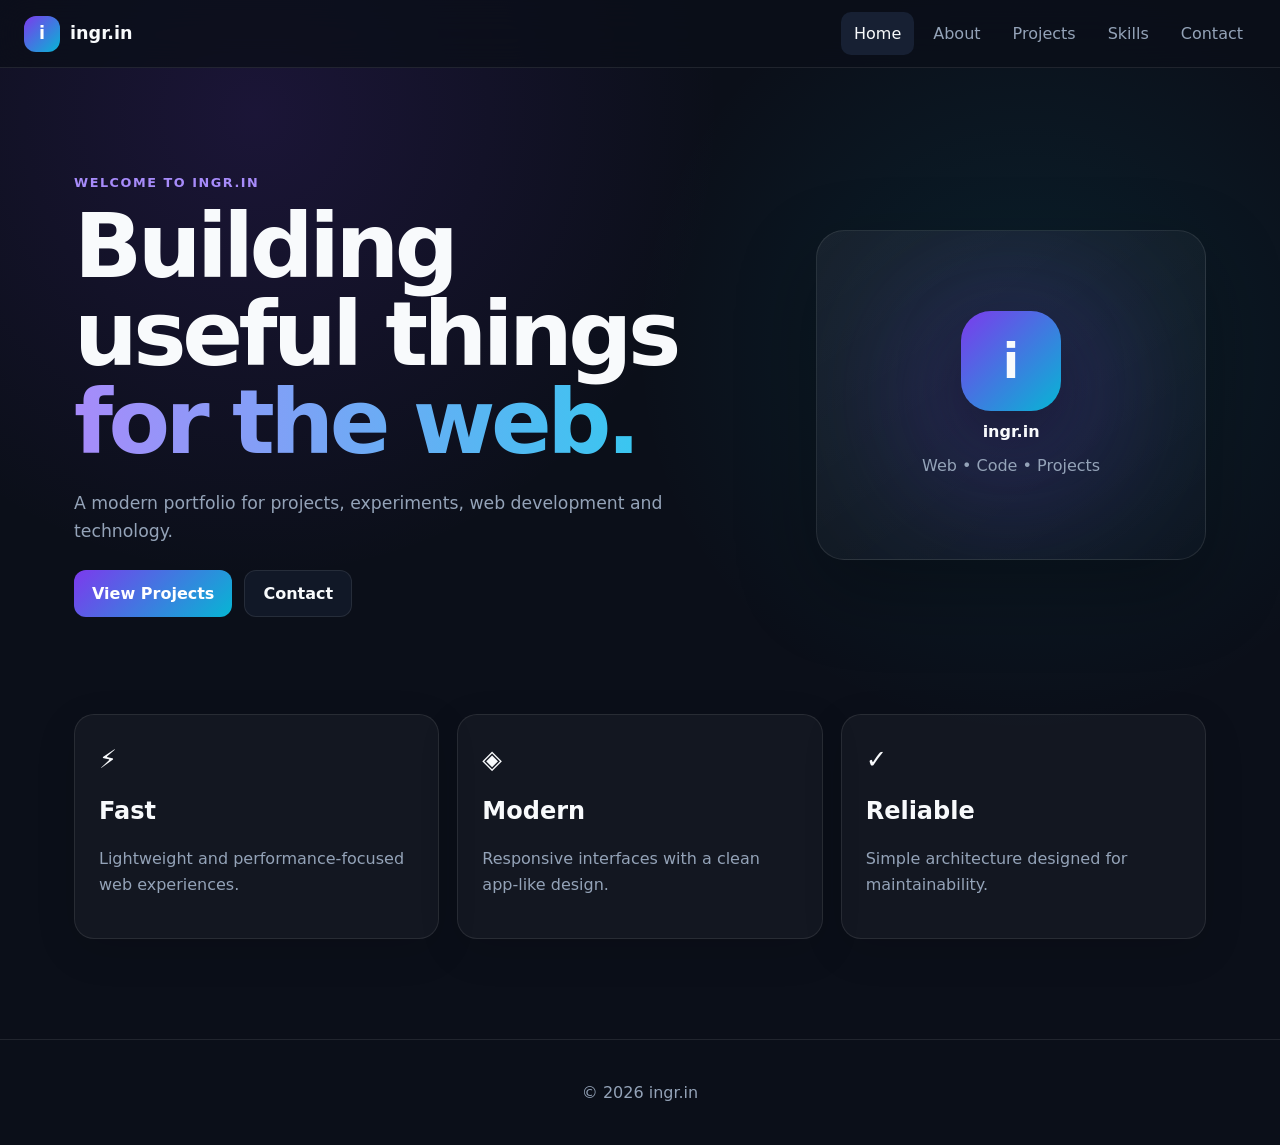
<file: index.html>
<!doctype html>
<html lang="en-IN">
<head>
  <meta charset="utf-8">

  <meta
    name="viewport"
    content="width=device-width, initial-scale=1, viewport-fit=cover">

  <meta name="theme-color" content="#0b0f19">
  <meta name="color-scheme" content="dark light">

  <meta
    name="description"
    content="ingr.in portfolio — projects, skills, experience and contact information.">

  <meta
    name="keywords"
    content="ingr.in, portfolio, web developer, projects, HTML, CSS, JavaScript, PHP">

  <meta name="author" content="ingr.in">
  <meta name="robots" content="index, follow, max-image-preview:large">
  <meta name="referrer" content="strict-origin-when-cross-origin">

  <link rel="canonical" href="https://portfolio.ingr.in/">

  <!-- Open Graph -->
  <meta property="og:type" content="website">
  <meta property="og:title" content="Portfolio | ingr.in">
  <meta
    property="og:description"
    content="Explore projects, skills and work from ingr.in.">
  <meta property="og:url" content="https://portfolio.ingr.in/">
  <meta property="og:site_name" content="ingr.in Portfolio">
  <meta property="og:locale" content="en_IN">

  <!-- Twitter -->
  <meta name="twitter:card" content="summary">
  <meta name="twitter:title" content="Portfolio | ingr.in">
  <meta
    name="twitter:description"
    content="Explore projects, skills and work from ingr.in.">

  <!-- PWA -->
  <link rel="manifest" href="manifest.webmanifest">
  <link rel="icon" href="assets/icons/icon.svg" type="image/svg+xml">
  <link rel="apple-touch-icon" href="assets/icons/icon.svg">

  <meta name="mobile-web-app-capable" content="yes">
  <meta name="apple-mobile-web-app-capable" content="yes">
  <meta
    name="apple-mobile-web-app-status-bar-style"
    content="black-translucent">
  <meta name="apple-mobile-web-app-title" content="Portfolio">

  <title>Portfolio | ingr.in</title>

  <link rel="stylesheet" href="assets/css/style.css">
</head>

<body>

  <a class="skip-link" href="#app">
    Skip to content
  </a>

  <div class="app-shell">

    <header class="app-header">

      <a
        class="brand"
        href="#home"
        aria-label="Portfolio home">

        <span class="brand-mark" aria-hidden="true">
          i
        </span>

        <span>ingr.in</span>

      </a>

      <button
        class="menu-button"
        id="menuButton"
        type="button"
        aria-label="Toggle navigation"
        aria-expanded="false"
        aria-controls="mobileMenu">

        <span></span>
        <span></span>
        <span></span>

      </button>

      <nav
        class="desktop-nav"
        aria-label="Primary navigation">

        <a href="#home">Home</a>
        <a href="#about">About</a>
        <a href="#projects">Projects</a>
        <a href="#skills">Skills</a>
        <a href="#contact">Contact</a>

      </nav>

    </header>


    <nav
      class="mobile-menu"
      id="mobileMenu"
      aria-label="Mobile navigation">

      <a href="#home">Home</a>
      <a href="#about">About</a>
      <a href="#projects">Projects</a>
      <a href="#skills">Skills</a>
      <a href="#contact">Contact</a>

    </nav>


    <main
      id="app"
      tabindex="-1"
      aria-live="polite">

      <section class="loading-card">

        <div class="loader"></div>

        <p>Loading portfolio…</p>

      </section>

    </main>


    <footer class="app-footer">

      <p>
        © <span id="year"></span> ingr.in
      </p>

    </footer>


    <nav
      class="bottom-nav"
      aria-label="Quick navigation">

      <a href="#home" data-nav="home">
        <span>⌂</span>
        <small>Home</small>
      </a>

      <a href="#projects" data-nav="projects">
        <span>▦</span>
        <small>Projects</small>
      </a>

      <a href="#skills" data-nav="skills">
        <span>✦</span>
        <small>Skills</small>
      </a>

      <a href="#contact" data-nav="contact">
        <span>✉</span>
        <small>Contact</small>
      </a>

    </nav>

  </div>


  <noscript>

    <div class="noscript-message">
      JavaScript is required for this portfolio.
    </div>

  </noscript>


  <script src="assets/js/script.js" defer></script>

</body>
</html>
</file>
<file: assets/css/style.css>
:root {
  --bg: #0b0f19;
  --surface: #111827;
  --surface-2: #172033;
  --text: #f8fafc;
  --muted: #94a3b8;
  --border: rgba(255, 255, 255, 0.09);
  --accent: #7c3aed;
  --accent-2: #06b6d4;
  --radius: 20px;
  --header-height: 68px;
  --max-width: 1180px;
}

* {
  box-sizing: border-box;
}

html {
  scroll-behavior: smooth;
}

body {
  margin: 0;
  min-height: 100vh;
  background:
    radial-gradient(
      circle at 20% 10%,
      rgba(124, 58, 237, 0.14),
      transparent 32%
    ),
    radial-gradient(
      circle at 80% 30%,
      rgba(6, 182, 212, 0.10),
      transparent 30%
    ),
    var(--bg);

  color: var(--text);

  font-family:
    system-ui,
    -apple-system,
    BlinkMacSystemFont,
    "Segoe UI",
    sans-serif;

  line-height: 1.6;
}

a {
  color: inherit;
  text-decoration: none;
}

button {
  font: inherit;
}

.app-shell {
  min-height: 100vh;
  display: flex;
  flex-direction: column;
}

.app-header {
  position: sticky;
  top: 0;
  z-index: 100;

  height: var(--header-height);

  display: flex;
  align-items: center;
  justify-content: space-between;

  padding: 0 24px;

  background: rgba(11, 15, 25, 0.78);
  border-bottom: 1px solid var(--border);

  backdrop-filter: blur(18px);
  -webkit-backdrop-filter: blur(18px);
}

.brand {
  display: inline-flex;
  align-items: center;
  gap: 10px;

  font-size: 1.1rem;
  font-weight: 800;
}

.brand-mark {
  width: 36px;
  height: 36px;

  display: grid;
  place-items: center;

  border-radius: 12px;

  background:
    linear-gradient(
      135deg,
      var(--accent),
      var(--accent-2)
    );

  color: white;
}

.desktop-nav {
  display: flex;
  align-items: center;
  gap: 6px;
}

.desktop-nav a,
.mobile-menu a {
  padding: 9px 13px;
  border-radius: 10px;

  color: var(--muted);

  transition:
    background 0.2s ease,
    color 0.2s ease;
}

.desktop-nav a:hover,
.desktop-nav a.active,
.mobile-menu a:hover,
.mobile-menu a.active {
  color: var(--text);
  background: var(--surface-2);
}

.menu-button {
  display: none;

  width: 42px;
  height: 42px;

  padding: 8px;

  border: 1px solid var(--border);
  border-radius: 12px;

  background: var(--surface);

  cursor: pointer;
}

.menu-button span {
  display: block;

  width: 100%;
  height: 2px;

  margin: 5px 0;

  background: var(--text);

  transition: transform 0.2s ease;
}

.mobile-menu {
  display: none;
}

main {
  width: 100%;
  max-width: var(--max-width);

  margin: 0 auto;

  padding: 48px 24px 100px;

  flex: 1;
}

.page {
  animation: pageIn 0.25s ease;
}

@keyframes pageIn {
  from {
    opacity: 0;
    transform: translateY(8px);
  }

  to {
    opacity: 1;
    transform: translateY(0);
  }
}

.hero {
  min-height: 62vh;

  display: grid;
  grid-template-columns: 1.4fr 0.8fr;

  align-items: center;

  gap: 60px;
}

.eyebrow {
  margin: 0 0 10px;

  color: #a78bfa;

  font-size: 0.8rem;
  font-weight: 800;

  letter-spacing: 0.12em;
  text-transform: uppercase;
}

.hero h1 {
  max-width: 760px;

  margin: 0;

  font-size: clamp(2.7rem, 7vw, 5.8rem);

  line-height: 0.98;
  letter-spacing: -0.05em;
}

.gradient-text {
  display: block;

  background:
    linear-gradient(
      90deg,
      #a78bfa,
      #22d3ee
    );

  -webkit-background-clip: text;
  background-clip: text;

  color: transparent;
}

.hero-text {
  max-width: 650px;

  margin: 24px 0;

  color: var(--muted);

  font-size: 1.08rem;
}

.hero-actions {
  display: flex;
  flex-wrap: wrap;
  gap: 12px;
}

.button {
  display: inline-flex;

  align-items: center;
  justify-content: center;

  min-height: 44px;

  padding: 10px 18px;

  border-radius: 12px;

  font-weight: 700;

  transition:
    transform 0.2s ease,
    opacity 0.2s ease;
}

.button:hover {
  transform: translateY(-2px);
}

.button.primary {
  background:
    linear-gradient(
      135deg,
      var(--accent),
      var(--accent-2)
    );

  color: white;
}

.button.secondary {
  background: var(--surface);
  border: 1px solid var(--border);
}

.hero-card {
  position: relative;

  min-height: 330px;

  display: flex;
  flex-direction: column;

  align-items: center;
  justify-content: center;

  gap: 8px;

  overflow: hidden;

  border: 1px solid var(--border);
  border-radius: 28px;

  background:
    linear-gradient(
      145deg,
      rgba(255,255,255,0.06),
      rgba(255,255,255,0.015)
    );

  box-shadow:
    0 30px 80px rgba(0, 0, 0, 0.28);
}

.hero-card-glow {
  position: absolute;

  width: 180px;
  height: 180px;

  border-radius: 50%;

  background: var(--accent);

  filter: blur(80px);

  opacity: 0.35;
}

.hero-logo {
  position: relative;

  width: 100px;
  height: 100px;

  display: grid;
  place-items: center;

  border-radius: 30px;

  background:
    linear-gradient(
      135deg,
      var(--accent),
      var(--accent-2)
    );

  font-size: 3rem;
  font-weight: 900;

  box-shadow: 0 20px 60px rgba(0, 0, 0, 0.35);
}

.hero-card strong,
.hero-card span {
  position: relative;
}

.hero-card span {
  color: var(--muted);
}

.section-grid {
  display: grid;

  grid-template-columns:
    repeat(3, 1fr);

  gap: 18px;

  margin-top: 40px;
}

.info-card,
.content-card,
.project-card,
.skill-card,
.contact-card {
  border: 1px solid var(--border);
  border-radius: var(--radius);

  background:
    rgba(255, 255, 255, 0.035);

  box-shadow:
    0 12px 40px rgba(0, 0, 0, 0.12);
}

.info-card {
  padding: 24px;
}

.card-icon {
  font-size: 1.6rem;
}

.info-card h2 {
  margin: 12px 0 5px;
}

.info-card p,
.content-card p,
.project-card p,
.page-heading p,
.contact-card p {
  color: var(--muted);
}

.page-heading {
  max-width: 720px;

  margin-bottom: 34px;
}

.page-heading h1 {
  margin: 0 0 12px;

  font-size: clamp(2.2rem, 6vw, 4rem);

  line-height: 1;
  letter-spacing: -0.04em;
}

.content-card {
  padding: 28px;

  margin-bottom: 18px;
}

.content-card h2 {
  margin-top: 0;
}

.feature-list {
  display: flex;

  flex-wrap: wrap;

  gap: 10px;

  padding: 0;

  list-style: none;
}

.feature-list li,
.tags span {
  padding: 7px 11px;

  border: 1px solid var(--border);
  border-radius: 999px;

  background: var(--surface);

  color: var(--muted);

  font-size: 0.9rem;
}

.project-grid {
  display: grid;

  grid-template-columns:
    repeat(2, 1fr);

  gap: 18px;
}

.project-card {
  display: flex;

  gap: 18px;

  padding: 24px;
}

.project-card h2 {
  margin: 0;
}

.project-icon {
  flex: 0 0 auto;

  width: 52px;
  height: 52px;

  display: grid;
  place-items: center;

  border-radius: 15px;

  background: var(--surface-2);

  font-size: 1.4rem;
}

.tags {
  display: flex;

  flex-wrap: wrap;

  gap: 7px;

  margin-top: 15px;
}

.tags span {
  padding: 5px 9px;

  font-size: 0.78rem;
}

.skills-grid {
  display: grid;

  grid-template-columns:
    repeat(4, 1fr);

  gap: 15px;
}

.skill-card {
  padding: 22px;

  display: flex;
  flex-direction: column;

  gap: 5px;
}

.skill-card span {
  font-size: 1.1rem;
  font-weight: 800;
}

.skill-card small {
  color: var(--muted);
}

.contact-card {
  max-width: 700px;

  margin: 0 auto;

  padding: 42px;

  text-align: center;
}

.contact-icon {
  width: 70px;
  height: 70px;

  display: grid;
  place-items: center;

  margin: 0 auto 18px;

  border-radius: 22px;

  background:
    linear-gradient(
      135deg,
      var(--accent),
      var(--accent-2)
    );

  font-size: 1.8rem;
}

.contact-card h2 {
  margin: 0;
}

.contact-actions {
  display: flex;

  justify-content: center;

  flex-wrap: wrap;

  gap: 10px;

  margin-top: 22px;
}

.loading-card {
  min-height: 50vh;

  display: grid;
  place-items: center;

  align-content: center;

  gap: 15px;

  color: var(--muted);
}

.loader {
  width: 38px;
  height: 38px;

  border: 3px solid var(--border);
  border-top-color: var(--accent);

  border-radius: 50%;

  animation: spin 0.8s linear infinite;
}

@keyframes spin {
  to {
    transform: rotate(360deg);
  }
}

.app-footer {
  padding: 24px;

  border-top: 1px solid var(--border);

  text-align: center;

  color: var(--muted);
}

.bottom-nav {
  display: none;
}

.skip-link {
  position: fixed;

  left: 10px;
  top: -100px;

  z-index: 999;

  padding: 10px 14px;

  border-radius: 10px;

  background: var(--text);
  color: var(--bg);
}

.skip-link:focus {
  top: 10px;
}

.noscript-message {
  position: fixed;

  inset: auto 10px 10px;

  z-index: 999;

  padding: 15px;

  border-radius: 12px;

  background: #7f1d1d;

  color: white;

  text-align: center;
}


/* Mobile */

@media (max-width: 800px) {

  .app-header {
    padding: 0 16px;
  }

  .desktop-nav {
    display: none;
  }

  .menu-button {
    display: block;
  }

  .mobile-menu {
    position: fixed;

    top: var(--header-height);
    left: 0;
    right: 0;

    z-index: 90;

    display: flex;
    flex-direction: column;

    padding: 10px 16px;

    background: rgba(11, 15, 25, 0.96);

    border-bottom: 1px solid var(--border);

    transform: translateY(-120%);

    transition: transform 0.25s ease;
  }

  .mobile-menu.open {
    transform: translateY(0);
  }

  main {
    padding:
      30px 16px 100px;
  }

  .hero {
    grid-template-columns: 1fr;

    min-height: auto;

    gap: 35px;
  }

  .hero h1 {
    font-size: clamp(2.5rem, 13vw, 4rem);
  }

  .hero-card {
    min-height: 260px;
  }

  .section-grid {
    grid-template-columns: 1fr;
  }

  .project-grid {
    grid-template-columns: 1fr;
  }

  .skills-grid {
    grid-template-columns:
      repeat(2, 1fr);
  }

  .bottom-nav {
    position: fixed;

    left: 12px;
    right: 12px;
    bottom: 12px;

    z-index: 100;

    display: grid;

    grid-template-columns:
      repeat(4, 1fr);

    padding: 7px;

    border: 1px solid var(--border);
    border-radius: 18px;

    background: rgba(17, 24, 39, 0.92);

    backdrop-filter: blur(18px);
    -webkit-backdrop-filter: blur(18px);

    box-shadow:
      0 15px 50px rgba(0, 0, 0, 0.3);
  }

  .bottom-nav a {
    display: flex;

    flex-direction: column;

    align-items: center;
    justify-content: center;

    gap: 2px;

    padding: 7px;

    border-radius: 12px;

    color: var(--muted);
  }

  .bottom-nav a.active {
    background: var(--surface-2);
    color: var(--text);
  }

  .bottom-nav span {
    font-size: 1.1rem;
  }

  .bottom-nav small {
    font-size: 0.68rem;
  }

  .app-footer {
    padding-bottom: 90px;
  }

  .contact-card {
    padding: 28px 20px;
  }

}

@media (max-width: 430px) {

  .skills-grid {
    grid-template-columns: 1fr;
  }

  .project-card {
    flex-direction: column;
  }

}
</file>
